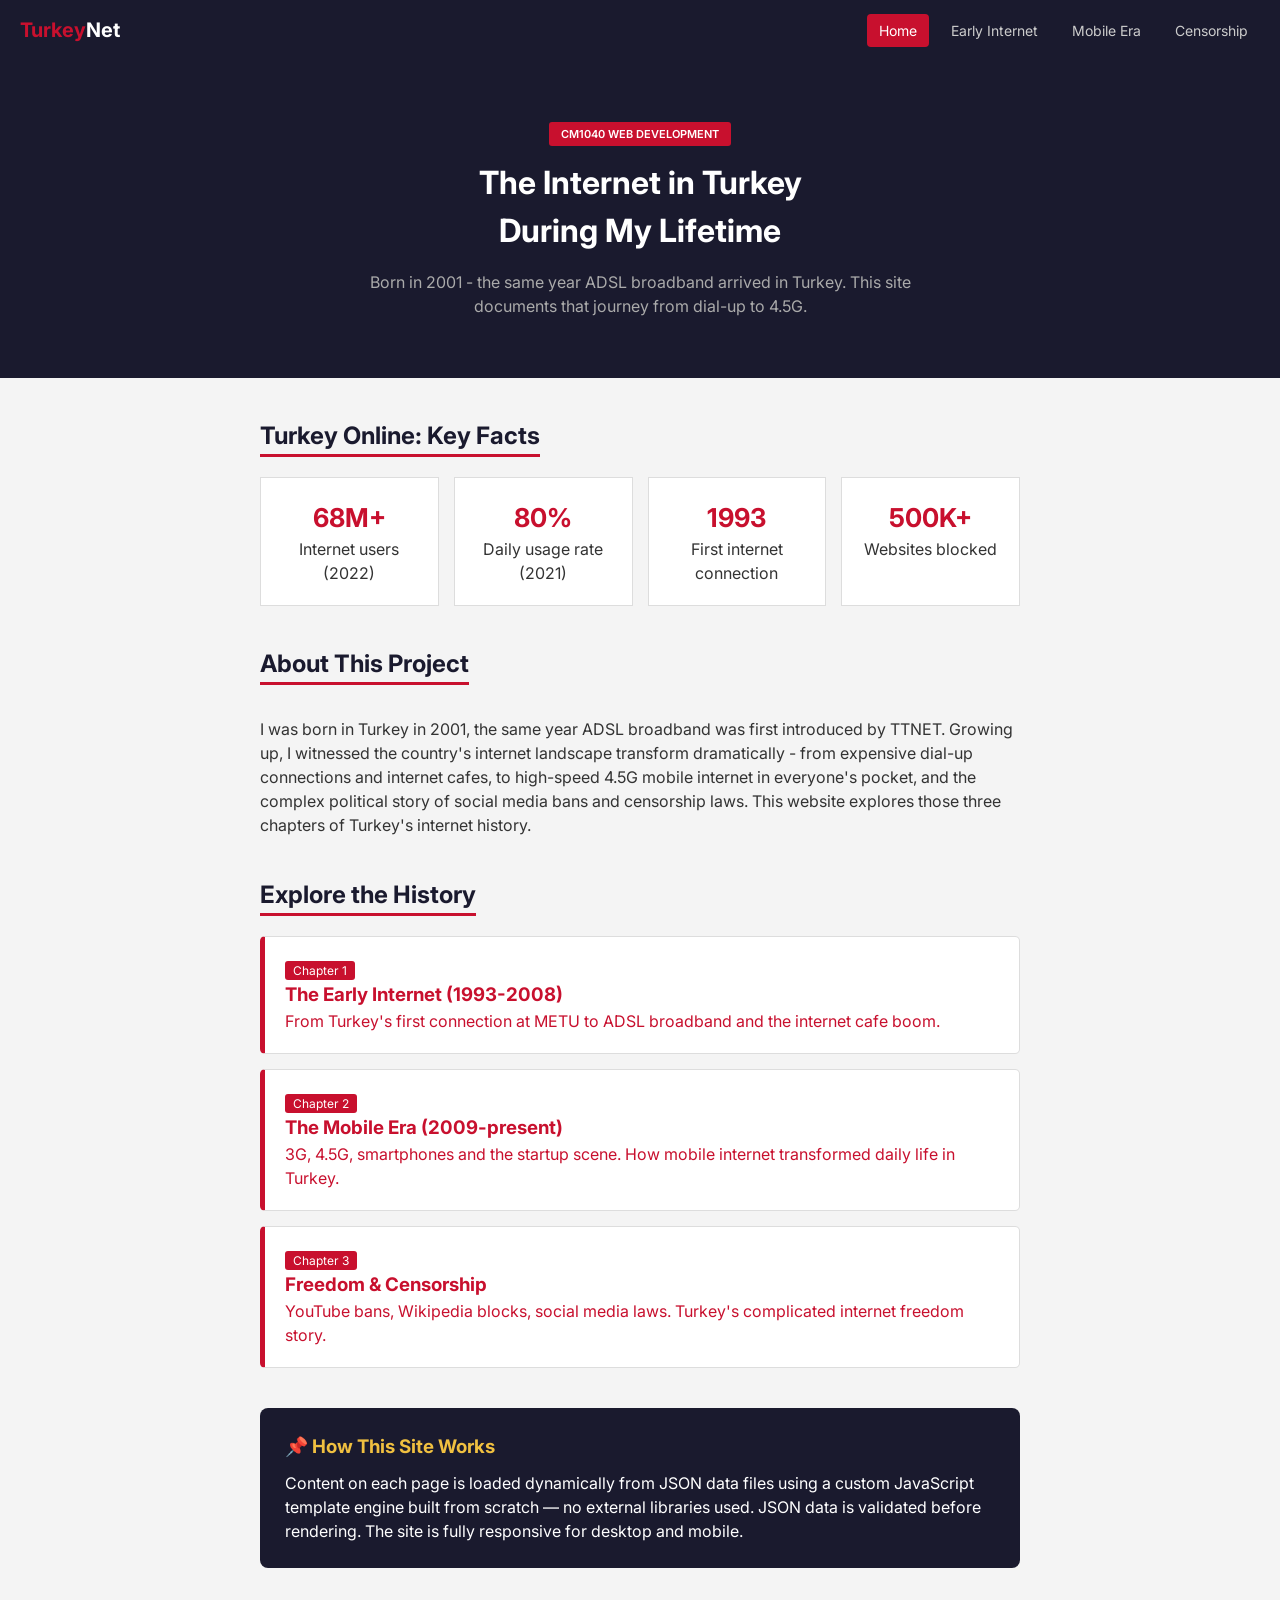
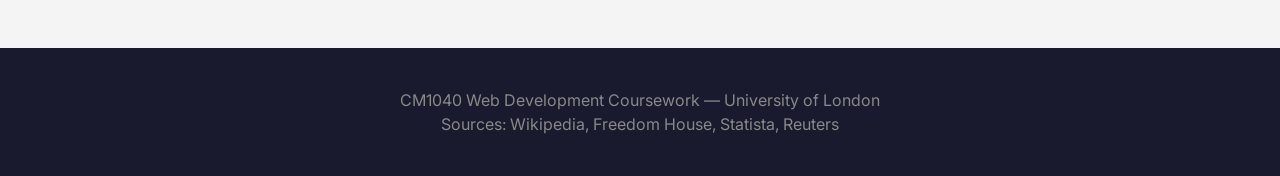
<file: index.html>
<!DOCTYPE html>
<html lang="en">
<head>
    <meta charset="UTF-8">
    <meta name="viewport" content="width = device-width, initial-scale = 1.0">
    <meta name="description" content="The history of the internet in Turkey during my lifetime (2001–present). Explore how Turkey went from dial-up to 4.5G.">
    <title>History of the Internet in Turkey</title>
    <link rel="stylesheet" href="css/style.css">
</head>
<body>
    <!-- Navigation -->
    <nav>
        <a href="index.html" class="nav-logo"><span>Turkey</span>Net</a>
        <button class="nav-toggle" id="navToggle" aria-label="Toggle menu" aria-expanded="false">
            <span></span><span></span><span></span>
        </button>
        <ul class="nav-links" id="navLinks">
            <li><a href="index.html" class="active">Home</a></li>
            <li><a href="early-int.html">Early Internet</a></li>
            <li><a href="mobile-era.html">Mobile Era</a></li>
            <li><a href="censorship.html">Censorship</a></li>
        </ul>
    </nav>

    <header class="hero">
        <div class=hero-inner>
            <span class="hero-tag">CM1040 Web Development</span>
            <h1>The Internet in Turkey<br>During My Lifetime</h1>
            <p>Born in 2001 - the same year ADSL broadband arrived in Turkey. This site documents that journey from dial-up to 4.5G.</p>
        </div>
    </header>

    <main>
        <div class="section-block">
            <h2>Turkey Online: Key Facts</h2>
            <div class="stats-row">
                <div class="stat-card">
                    <span class="stat-number">68M+</span>
                    <p class="stat-label">Internet users (2022)</p>
                </div>
                <div class="stat-card">
                    <span class="stat-number">80%</span>
                    <p class="stat-label">Daily usage rate (2021)</p>
                </div>
                <div class="stat-card">
                    <span class="stat-number">1993</span>
                    <p class="stat-label">First internet connection</p>
                </div>
                <div class="stat-card">
                    <span class="stat-number">500K+</span>
                    <p class="stat-label">Websites blocked</p>
                </div>
            </div>
        </div>

        <div class="section-block">
            <h2>About This Project</h2>
            <p style="margin-top: 0.75rem;">
                I was born in Turkey in 2001, the same year ADSL broadband was first introduced by TTNET. Growing up, I witnessed the country's internet landscape transform dramatically - from expensive dial-up connections and internet cafes, to high-speed 4.5G mobile internet in everyone's pocket, and the complex political story of social media bans and censorship laws. This website explores those three chapters of Turkey's internet history.
            </p>
        </div>

        <div class="section-block">
            <h2>Explore the History</h2>
            <br>
            <a href="early-int.html">
                <div class="card">
                    <span class="year-badge">Chapter 1</span>
                    <h3>The Early Internet (1993-2008)</h3>
                    <p>From Turkey's first connection at METU to ADSL broadband and the internet cafe boom.</p>
                </div>
            </a>
            <a href="mobile-era.html">
                <div class="card">
                    <span class="year-badge">Chapter 2</span>
                    <h3>The Mobile Era (2009-present)</h3>
                    <p>3G, 4.5G, smartphones and the startup scene. How mobile internet transformed daily life in Turkey.</p>
                </div>
            </a>
            <a href="censorship.html">
                <div class="card">
                    <span class="year-badge">Chapter 3</span>
                    <h3>Freedom & Censorship</h3>
                    <p>YouTube bans, Wikipedia blocks, social media laws. Turkey's complicated internet freedom story.</p>
                </div>
            </a>
        </div>

        <div class="info-box">
            <h3>📌 How This Site Works</h3>
            <p>
                Content on each page is loaded dynamically from JSON data files using a custom JavaScript template engine built from scratch — no external libraries used. JSON data is validated before rendering. The site is fully responsive for desktop and mobile.
            </p>
        </div>

    </main>

    <footer>
        <p>CM1040 Web Development Coursework — University of London</p>
        <p>Sources: Wikipedia, Freedom House, Statista, Reuters</p>
    </footer>


    <script>
        const toggle = document.getElementById('navToggle');
        const links = document.getElementById('navLinks');
        toggle.addEventListener('click',function(){
            const isOpen = links.classList.toggle('open');
            toggle.setAttribute('aria-expanded', isOpen);
        });
    </script>

</body>

</html>
</file>
<file: css/style.css>
@import url('https://fonts.googleapis.com/css2?family=Inter:wght@400;600;700&display=swap');

* {
  box-sizing: border-box;
  margin: 0;
  padding: 0;
}

body {
  font-family: 'Inter', sans-serif;
  background-color: #f4f4f4;
  color: #333;
  line-height: 1.5;
}

/* Links */
a {
  color: #C8102E;
  text-decoration: none;
}

nav {
  background-color: #1a1a2e;
  padding: 0 20px;
  display: flex;
  justify-content: space-between;
  align-items: center;
  height: 60px;
  position: relative;
}

.nav-logo {
  color: white;
  font-weight: bold;
  font-size: 20px;
}

.nav-logo span {
  color: #C8102E;
}

.nav-links {
  list-style: none;
  display: flex;
}

.nav-links li {
  margin-left: 10px;
}

.nav-links a {
  color: #ccc;
  padding: 8px 12px;
  font-size: 14px;
}

.nav-links a:hover, .nav-links a.active {
  background-color: #C8102E;
  color: white;
  border-radius: 4px;
}

/* Hamburger Menu Button */
.nav-toggle {
  display: none; /* Hidden on desktop */
  background: none;
  border: none;
  cursor: pointer;
  flex-direction: column;
  justify-content: center;
  gap: 4px;
}

.nav-toggle span {
  display: block;
  width: 25px;
  height: 3px;
  background: white;
  border-radius: 2px;
}

/* Hero Section */
.hero {
  background-color: #1a1a2e;
  color: white;
  padding: 60px 20px;
  text-align: center;
}

.hero-tag {
  background: #C8102E;
  padding: 5px 12px;
  font-size: 11px;
  border-radius: 3px;
  text-transform: uppercase;
  font-weight: 600;
}

.hero h1 {
  margin: 15px 0;
  font-size: 32px;
}

.hero p {
  color: #aaa;
  max-width: 600px;
  margin: 0 auto;
}

/* Main Content Area */
main {
  max-width: 800px;
  margin: 20px auto;
  padding: 20px;
}

h2 {
  color: #1a1a2e;
  border-bottom: 3px solid #C8102E;
  margin-bottom: 20px;
  display: inline-block;
}

.section-block {
  margin-bottom: 40px;
}

/* Cards Section */
.card {
  background: white;
  border: 1px solid #ddd;
  border-left: 5px solid #C8102E;
  padding: 20px;
  margin-bottom: 15px;
  border-radius: 5px;
}

.year-badge {
  background: #C8102E;
  color: white;
  padding: 2px 8px;
  font-size: 12px;
  border-radius: 3px;
}

/* Stats Row for Index Page */
.stats-row {
  display: flex;
  justify-content: space-between;
  margin-bottom: 20px;
  gap: 15px;
}

.stat-card {
  background: white;
  border: 1px solid #ddd;
  padding: 20px;
  flex: 1;
  text-align: center;
}

.stat-number {
  font-size: 26px;
  font-weight: bold;
  color: #C8102E;
  display: block;
}

/* Information Box */
.info-box {
  background: #1a1a2e;
  color: white;
  padding: 25px;
  border-radius: 8px;
}

.info-box h3 {
  color: #f0c040;
  margin-bottom: 10px;
}

footer {
  background: #1a1a2e;
  color: #888;
  text-align: center;
  padding: 40px;
  margin-top: 60px;
}






/* --- Responsive Design --- */





@media (max-width: 768px) {
  .nav-links {
    display: none;
    flex-direction: column;
    background-color: #1a1a2e;
    position: absolute;
    top: 60px;
    left: 0;
    width: 100%;
    padding: 20px;
    border-top: 1px solid #333;
    z-index: 100;
  }

  .nav-links.open {
    display: flex;
  }

  .nav-toggle {
    display: flex; /* Show hamburger icon */
  }

  .stats-row {
    flex-direction: column;
  }
}
</file>
